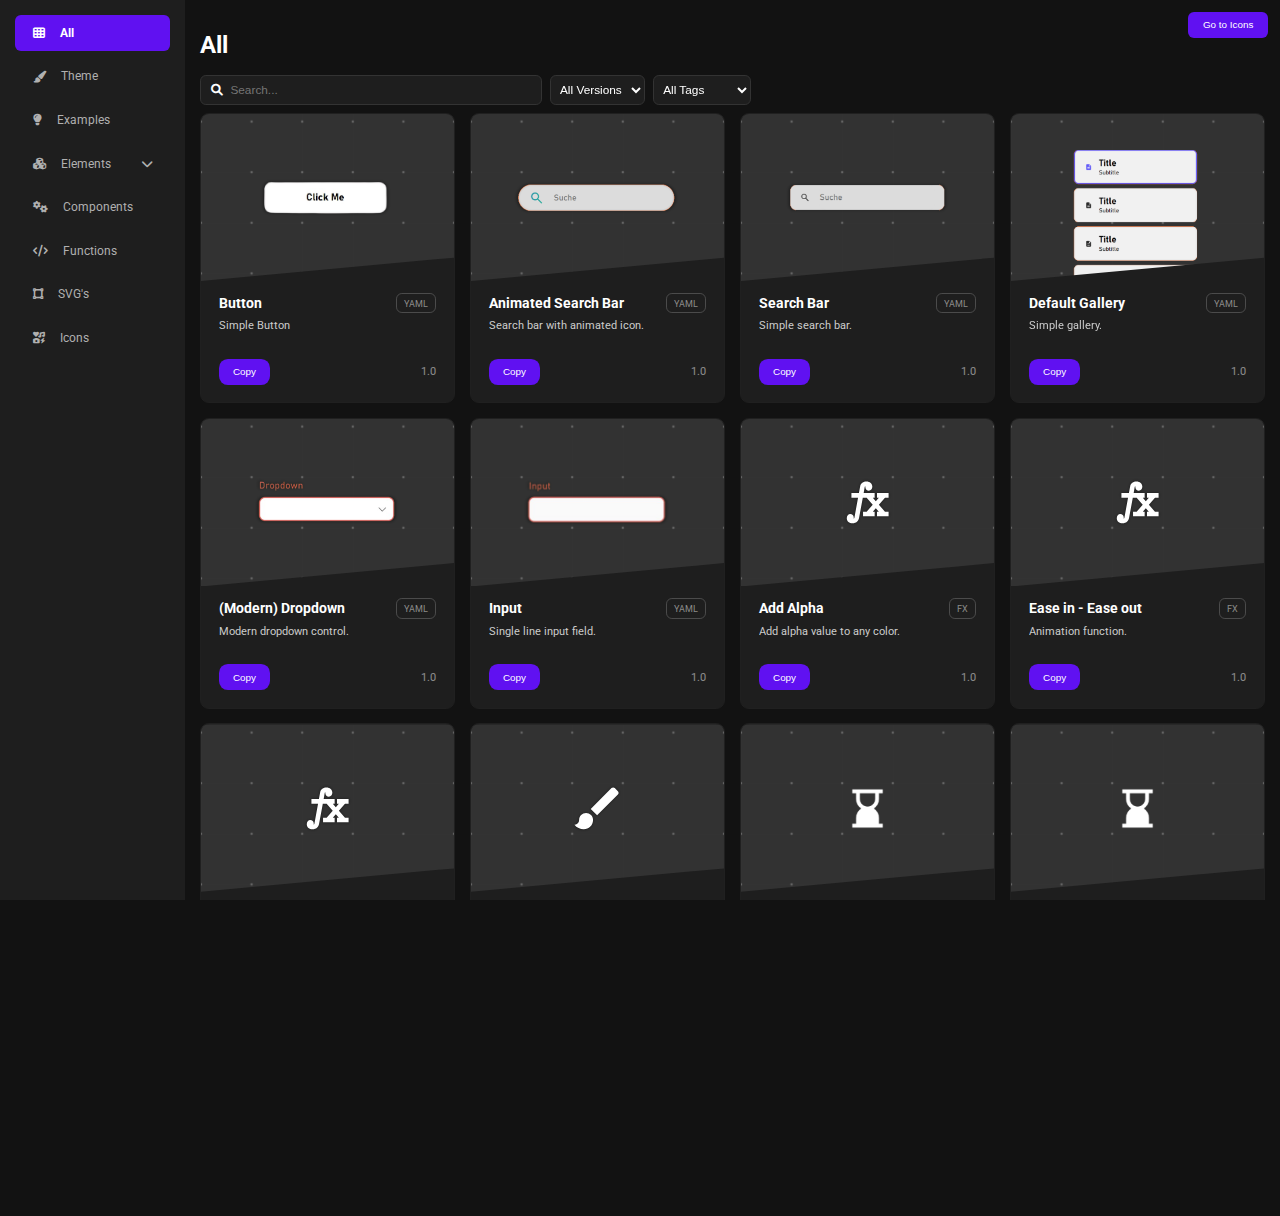
<file: index.html>
<!DOCTYPE html>
<html lang="en">
<head>
    <meta charset="UTF-8">
    <meta name="viewport" content="width=device-width, initial-scale=1.0">
    <title>PowerApps</title>
    <link rel="stylesheet" href="https://fonts.googleapis.com/css2?family=Roboto:wght@400;500;700&display=swap">
    <link rel="stylesheet" href="https://cdnjs.cloudflare.com/ajax/libs/font-awesome/6.0.0-beta3/css/all.min.css">
    <link rel="stylesheet" href="styles.css">
    <script async src="https://pagead2.googlesyndication.com/pagead/js/adsbygoogle.js?client=ca-pub-9083993973318629"
     crossorigin="anonymous"></script>
     <meta name="google-adsense-account" content="ca-pub-9083993973318629">
    <style>
        .navigate-button {
            position: absolute;
            top: 16px;
            right: 16px;
            padding: 10px 20px;
            background-color: var(--highlight-color);
            color: #fff;
            border: none;
            border-radius: 8px;
            cursor: pointer;
            transition: background-color 0.3s;
        }

        .navigate-button:hover {
            background-color: #0056b3;
        }
    </style>
</head>
<body>
    <div class="sidebar">
        <div class="category" onclick="filterGallery('All')"><i class="fas fa-th"></i><span>All</span></div>
        <div class="category" onclick="filterGallery('Theme')"><i class="fas fa-paint-brush"></i><span>Theme</span></div>
        <div class="category" onclick="filterGallery('Examples')"><i class="fas fa-lightbulb"></i><span>Examples</span></div>
        <div class="category" onclick="toggleSubcategories(this)"><i class="fas fa-cubes"></i><span>Elements</span><i class="fas fa-chevron-down" style="margin-left:auto;"></i></div>
        <div class="subcategories">
            <a href="#" onclick="filterGallery('Buttons')"><i class="fas fa-square"></i><span>Buttons</span></a>
            <a href="#" onclick="filterGallery('Labels')"><i class="fas fa-tag"></i><span>Labels</span></a>
            <a href="#" onclick="filterGallery('Galleries')"><i class="fas fa-th-list"></i><span>Galleries</span></a>
            <a href="#" onclick="filterGallery('More')"><i class="fas fa-ellipsis-h"></i><span>More</span></a>
        </div>
        <a href="#" class="category" onclick="filterGallery('Components')"><i class="fas fa-cogs"></i><span>Components</span></a>
        <a href="#" class="category" onclick="filterGallery('Functions')"><i class="fas fa-code"></i><span>Functions</span></a>
        <a href="#" class="category" onclick="filterGallery('SVGs')"><i class="fas fa-vector-square"></i><span>SVG's</span></a>
        <a href="icons.html" class="category"><i class="fas fa-icons"></i><span>Icons</span></a>
    </div>
    <div class="content-wrapper">
        <button class="navigate-button" onclick="window.location.href='icons.html'">Go to Icons</button>
        <div class="content">
            <h1 id="galleryTitle">Gallery</h1>
            <div class="search-bar">
                <i class="fas fa-search"></i>
                <input type="text" id="searchInput" placeholder="Search...">
                <div class="filters">
                    <select id="versionFilter" onchange="applyFilters()">
                        <option value="">All Versions</option>
                        <option value="v1.0">v1.0</option>
                        <option value="v1.1">v1.1</option>
                        <option value="v1.2">v1.2</option>
                        <option value="v1.3">v1.3</option>
                        <option value="v1.4">v1.4</option>
                    </select>
                    <select id="tagFilter" onchange="applyFilters()">
                        <option value="">All Tags</option>
                        <option value="YAML-Code">YAML-Code</option>
                        <option value="OnStart">OnStart</option>
                    </select>
                </div>
            </div>
            <div class="gallery" id="gallery">
                <!-- Gallery items will be injected here -->
            </div>
            <div id="noItemsMessage" class="no-items" style="display: none;">No items found for the selected filters.</div>
        </div>
    </div>
    <script src="scripts.js"></script>
</body>
</html>
</file>
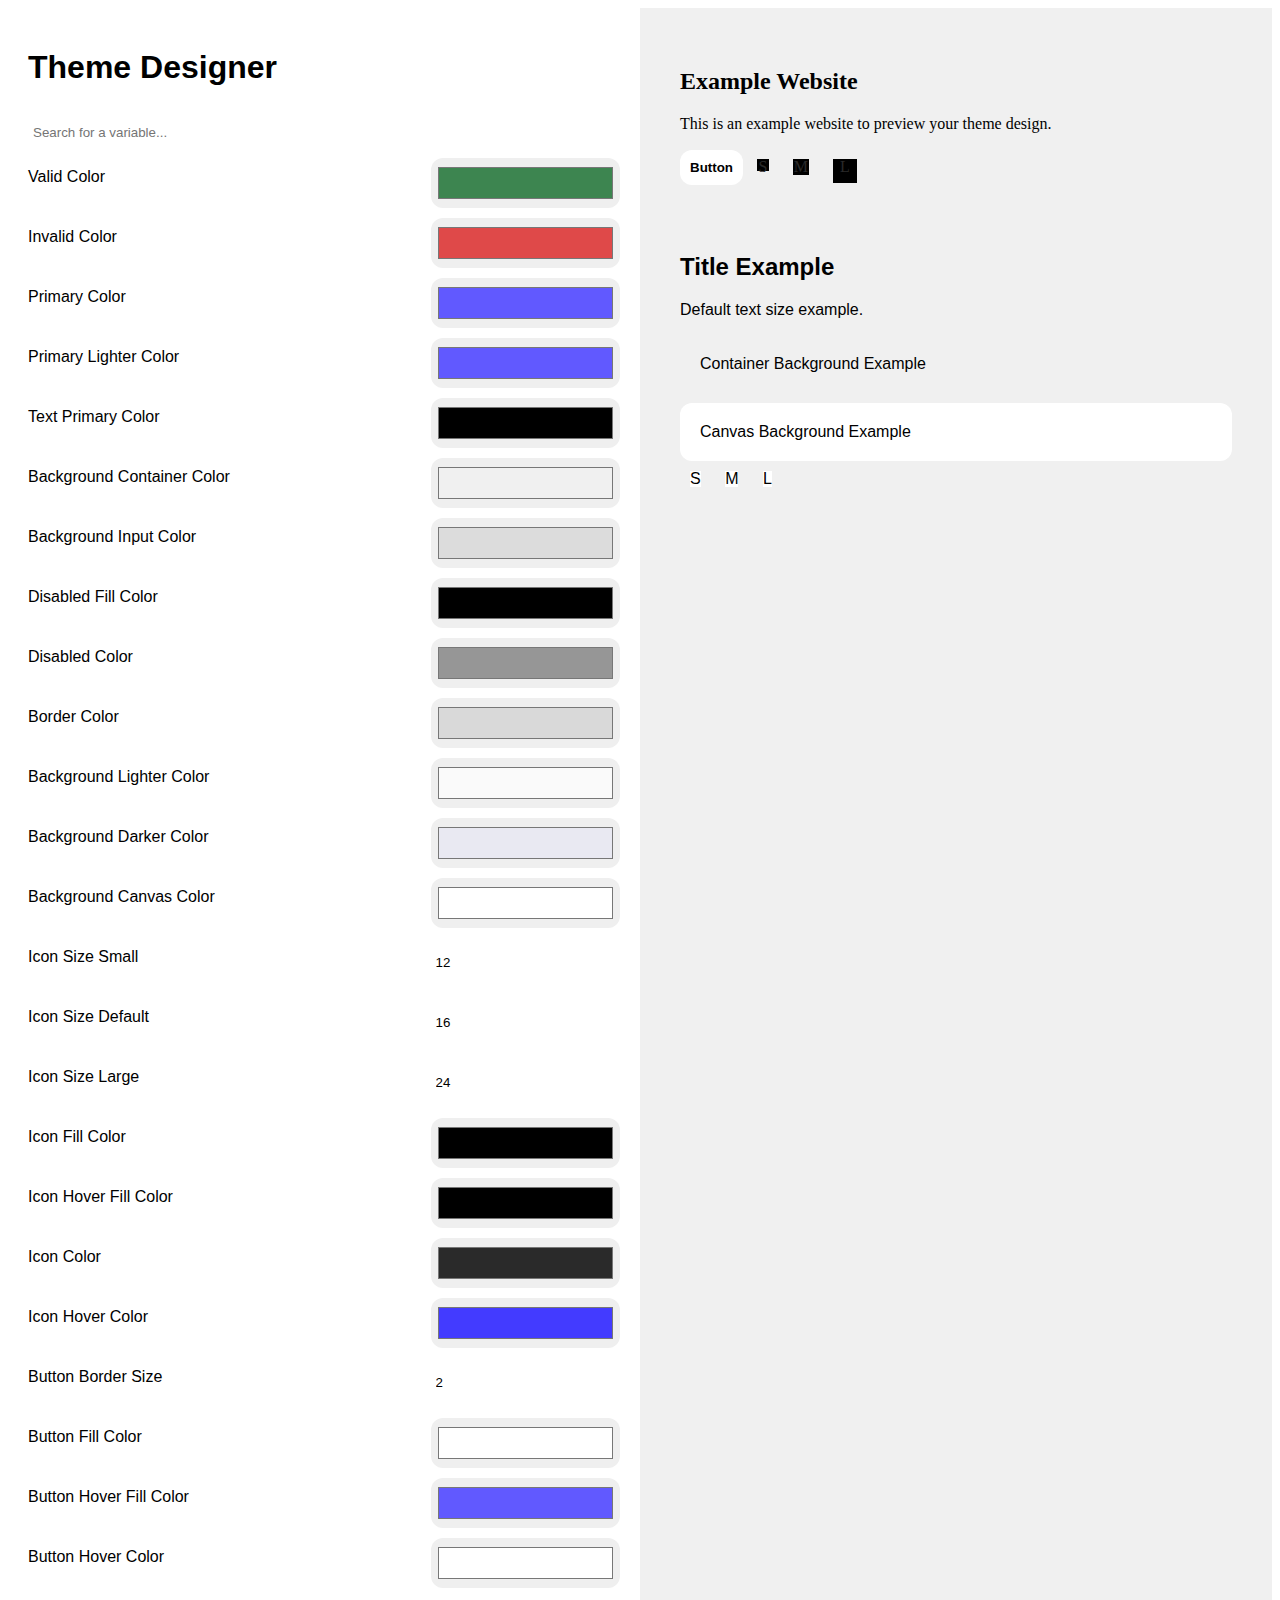
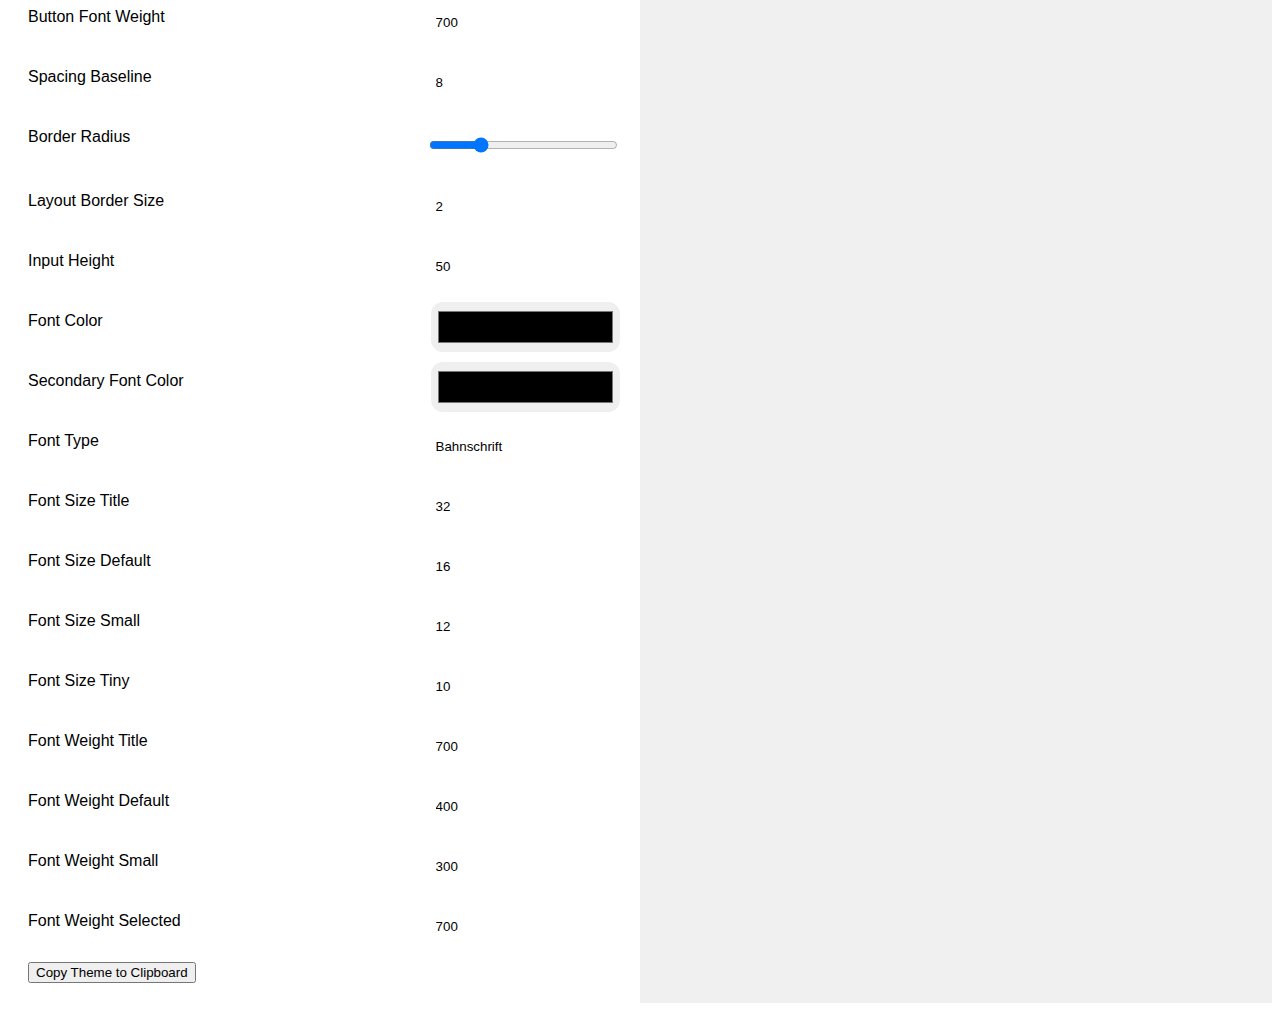
<file: designer.html>
<!DOCTYPE html>
<html lang="en">
<head>
    <meta charset="UTF-8">
    <meta name="viewport" content="width=device-width, initial-scale=1.0">
    <title>Theme Designer</title>
    <style>
        body {
            font-family: Arial, sans-serif;
            display: flex;
        }
        .sidebar {
            width: 50%;
            padding: 20px;
            box-sizing: border-box;
        }
        .sidebar .label {
            display: block;
            margin: 10px 0 5px;
        }
        .sidebar .input {
            width: 100%;
            height: 50px;
            padding: 5px;
            border-radius: 12px;
            border: none;
            box-sizing: border-box;
        }
        .sidebar .row {
            display: flex;
            justify-content: space-between;
            margin-bottom: 10px;
        }
        .sidebar .row .input {
            width: 32%;
        }
        .preview {
            width: 50%;
            padding: 20px;
            background-color: #f0f0f0;
            color: #000000;
            box-sizing: border-box;
        }
        .example-website {
            padding: 20px;
            background-color: inherit;
            color: inherit;
            border-radius: 12px;
        }
        .example-website h2 {
            color: inherit;
        }
        .example-website p {
            color: inherit;
        }
        .example-website .button {
            padding: 10px;
            background-color: inherit;
            color: inherit;
            border: none;
            border-radius: 12px;
            font-weight: bold;
            cursor: pointer;
        }
        .example-website .icon {
            display: inline-block;
            margin: 10px;
            background-color: #ffffff;
            text-align: center;
            line-height: 1;
        }
        .example-website .container {
            padding: 20px;
            margin-top: 10px;
            border-radius: 12px;
        }
        .example-website .canvas {
            padding: 20px;
            margin-top: 10px;
            border-radius: 12px;
        }
    </style>
</head>
<body>
    <div class="sidebar">
        <h1>Theme Designer</h1>
        <input type="text" id="search" class="input" placeholder="Search for a variable..." oninput="filterVariables()">
        <div id="variables">
            <!-- Colors -->
            <div class="row">
                <label class="label">Valid Color</label>
                <input type="color" id="validColor" class="input" value="#3d8550" onchange="applyTheme()">
            </div>
            <div class="row">
                <label class="label">Invalid Color</label>
                <input type="color" id="invalidColor" class="input" value="#df4949" onchange="applyTheme()">
            </div>
            <div class="row">
                <label class="label">Primary Color</label>
                <input type="color" id="primaryColor" class="input" value="#6159ff" onchange="applyTheme()">
            </div>
            <div class="row">
                <label class="label">Primary Lighter Color</label>
                <input type="color" id="primaryLighterColor" class="input" value="#6159ff" onchange="applyTheme()">
            </div>
            <div class="row">
                <label class="label">Text Primary Color</label>
                <input type="color" id="textPrimaryColor" class="input" value="#000000" onchange="applyTheme()">
            </div>
            <div class="row">
                <label class="label">Background Container Color</label>
                <input type="color" id="bgContainerColor" class="input" value="#f0f0f0" onchange="applyTheme()">
            </div>
            <div class="row">
                <label class="label">Background Input Color</label>
                <input type="color" id="bgInputColor" class="input" value="#dcdcdc" onchange="applyTheme()">
            </div>
            <div class="row">
                <label class="label">Disabled Fill Color</label>
                <input type="color" id="disabledFillColor" class="input" value="#000000" onchange="applyTheme()">
            </div>
            <div class="row">
                <label class="label">Disabled Color</label>
                <input type="color" id="disabledColor" class="input" value="#969696" onchange="applyTheme()">
            </div>
            <div class="row">
                <label class="label">Border Color</label>
                <input type="color" id="borderColor" class="input" value="#d9d9d9" onchange="applyTheme()">
            </div>
            <div class="row">
                <label class="label">Background Lighter Color</label>
                <input type="color" id="bgLighterColor" class="input" value="#fafafa" onchange="applyTheme()">
            </div>
            <div class="row">
                <label class="label">Background Darker Color</label>
                <input type="color" id="bgDarkerColor" class="input" value="#e9e9f2" onchange="applyTheme()">
            </div>
            <div class="row">
                <label class="label">Background Canvas Color</label>
                <input type="color" id="bgCanvasColor" class="input" value="#ffffff" onchange="applyTheme()">
            </div>
            <!-- Icon -->
            <div class="row">
                <label class="label">Icon Size Small</label>
                <input type="number" id="iconSizeSmall" class="input" value="12" min="0" onchange="applyTheme()">
            </div>
            <div class="row">
                <label class="label">Icon Size Default</label>
                <input type="number" id="iconSizeDefault" class="input" value="16" min="0" onchange="applyTheme()">
            </div>
            <div class="row">
                <label class="label">Icon Size Large</label>
                <input type="number" id="iconSizeLarge" class="input" value="24" min="0" onchange="applyTheme()">
            </div>
            <div class="row">
                <label class="label">Icon Fill Color</label>
                <input type="color" id="iconFillColor" class="input" value="#000000" onchange="applyTheme()">
            </div>
            <div class="row">
                <label class="label">Icon Hover Fill Color</label>
                <input type="color" id="iconHoverFillColor" class="input" value="#000000" onchange="applyTheme()">
            </div>
            <div class="row">
                <label class="label">Icon Color</label>
                <input type="color" id="iconColor" class="input" value="#2a2a2a" onchange="applyTheme()">
            </div>
            <div class="row">
                <label class="label">Icon Hover Color</label>
                <input type="color" id="iconHoverColor" class="input" value="#433bff" onchange="applyTheme()">
            </div>
            <!-- Button -->
            <div class="row">
                <label class="label">Button Border Size</label>
                <input type="number" id="buttonBorderSize" class="input" value="2" min="0" onchange="applyTheme()">
            </div>
            <div class="row">
                <label class="label">Button Fill Color</label>
                <input type="color" id="buttonFillColor" class="input" value="#ffffff" onchange="applyTheme()">
            </div>
            <div class="row">
                <label class="label">Button Hover Fill Color</label>
                <input type="color" id="buttonHoverFillColor" class="input" value="#6159ff" onchange="applyTheme()">
            </div>
            <div class="row">
                <label class="label">Button Hover Color</label>
                <input type="color" id="buttonHoverColor" class="input" value="#ffffff" onchange="applyTheme()">
            </div>
            <div class="row">
                <label class="label">Button Font Weight</label>
                <input type="number" id="buttonFontWeight" class="input" value="700" min="100" max="900" step="100" onchange="applyTheme()">
            </div>
            <!-- Layout -->
            <div class="row">
                <label class="label">Spacing Baseline</label>
                <input type="number" id="spacingBaseline" class="input" value="8" min="0" onchange="applyTheme()">
            </div>
            <div class="row">
                <label class="label">Border Radius</label>
                <input type="range" id="borderRadius" class="input" value="12" min="0" max="50" onchange="applyTheme()">
            </div>
            <div class="row">
                <label class="label">Layout Border Size</label>
                <input type="number" id="layoutBorderSize" class="input" value="2" min="0" onchange="applyTheme()">
            </div>
            <div class="row">
                <label class="label">Input Height</label>
                <input type="number" id="inputHeight" class="input" value="50" min="0" onchange="applyTheme()">
            </div>
            <!-- Font -->
            <div class="row">
                <label class="label">Font Color</label>
                <input type="color" id="fontColor" class="input" value="#000000" onchange="applyTheme()">
            </div>
            <div class="row">
                <label class="label">Secondary Font Color</label>
                <input type="color" id="secondaryFontColor" class="input" value="#000000" onchange="applyTheme()">
            </div>
            <div class="row">
                <label class="label">Font Type</label>
                <input type="text" id="fontType" class="input" value="Bahnschrift" onchange="applyTheme()">
            </div>
            <div class="row">
                <label class="label">Font Size Title</label>
                <input type="number" id="fontSizeTitle" class="input" value="32" min="0" onchange="applyTheme()">
            </div>
            <div class="row">
                <label class="label">Font Size Default</label>
                <input type="number" id="fontSizeDefault" class="input" value="16" min="0" onchange="applyTheme()">
            </div>
            <div class="row">
                <label class="label">Font Size Small</label>
                <input type="number" id="fontSizeSmall" class="input" value="12" min="0" onchange="applyTheme()">
            </div>
            <div class="row">
                <label class="label">Font Size Tiny</label>
                <input type="number" id="fontSizeTiny" class="input" value="10" min="0" onchange="applyTheme()">
            </div>
            <div class="row">
                <label class="label">Font Weight Title</label>
                <input type="number" id="fontWeightTitle" class="input" value="700" min="100" max="900" step="100" onchange="applyTheme()">
            </div>
            <div class="row">
                <label class="label">Font Weight Default</label>
                <input type="number" id="fontWeightDefault" class="input" value="400" min="100" max="900" step="100" onchange="applyTheme()">
            </div>
            <div class="row">
                <label class="label">Font Weight Small</label>
                <input type="number" id="fontWeightSmall" class="input" value="300" min="100" max="900" step="100" onchange="applyTheme()">
            </div>
            <div class="row">
                <label class="label">Font Weight Selected</label>
                <input type="number" id="fontWeightSelected" class="input" value="700" min="100" max="900" step="100" onchange="applyTheme()">
            </div>
        </div>
        <button class="button" onclick="copyTheme()">Copy Theme to Clipboard</button>
    </div>
    
    <div class="preview" id="previewContainer">
        <div class="example-website">
            <h2>Example Website</h2>
            <p>This is an example website to preview your theme design.</p>
            <button class="button">Button</button>
            <div class="icon" style="width: 12px; height: 12px;">S</div>
            <div class="icon" style="width: 16px; height: 16px;">M</div>
            <div class="icon" style="width: 24px; height: 24px;">L</div>
        </div>
        <div class="example-website">
            <h2 class="title">Title Example</h2>
            <p class="default-text">Default text size example.</p>
            <div class="container" style="background-color: #f0f0f0;">Container Background Example</div>
            <div class="canvas" style="background-color: #ffffff;">Canvas Background Example</div>
            <div class="example-icons">
                <div class="icon small">S</div>
                <div class="icon default">M</div>
                <div class="icon large">L</div>
            </div>
        </div>
    </div>

    <script>
        function applyTheme() {
            const theme = {
                VALID: document.getElementById('validColor').value,
                INVALID: document.getElementById('invalidColor').value,
                PRIMARY: document.getElementById('primaryColor').value,
                PRIMARY_LIGHTER: document.getElementById('primaryLighterColor').value,
                TEXT_PRIMARY: document.getElementById('textPrimaryColor').value,
                BK_CONTAINER: document.getElementById('bgContainerColor').value,
                BK_INPUT: document.getElementById('bgInputColor').value,
                DISABLED_FILL: document.getElementById('disabledFillColor').value,
                DISABLED_COLOR: document.getElementById('disabledColor').value,
                BORDER_COLOR: document.getElementById('borderColor').value,
                BK_LIGHTER: document.getElementById('bgLighterColor').value,
                BK_DARKER: document.getElementById('bgDarkerColor').value,
                BK_CANVAS: document.getElementById('bgCanvasColor').value,
                ICON: {
                    SIZE_SMALL: document.getElementById('iconSizeSmall').value,
                    SIZE_DEFAULT: document.getElementById('iconSizeDefault').value,
                    SIZE_LARGE: document.getElementById('iconSizeLarge').value,
                    FILL: document.getElementById('iconFillColor').value,
                    HOVER_FILL: document.getElementById('iconHoverFillColor').value,
                    COLOR: document.getElementById('iconColor').value,
                    HOVER_COLOR: document.getElementById('iconHoverColor').value
                },
                BUTTON: {
                    BORDER_SIZE: document.getElementById('buttonBorderSize').value,
                    FILL: document.getElementById('buttonFillColor').value,
                    HOVER_FILL: document.getElementById('buttonHoverFillColor').value,
                    HOVER_COLOR: document.getElementById('buttonHoverColor').value,
                    FONT: {
                        WEIGHT: document.getElementById('buttonFontWeight').value
                    }
                },
                LAYOUT: {
                    SPACING_BASELINE: document.getElementById('spacingBaseline').value,
                    BORDER_RADIUS: document.getElementById('borderRadius').value,
                    BORDER_SIZE: document.getElementById('layoutBorderSize').value,
                    INPUT_HEIGHT: document.getElementById('inputHeight').value
                },
                FONT: {
                    COLOR: document.getElementById('fontColor').value,
                    SECONDARY: document.getElementById('secondaryFontColor').value,
                    TYPE: document.getElementById('fontType').value,
                    SIZE_TITLE: document.getElementById('fontSizeTitle').value,
                    SIZE_DEFAULT: document.getElementById('fontSizeDefault').value,
                    SIZE_SMALL: document.getElementById('fontSizeSmall').value,
                    SIZE_TINY: document.getElementById('fontSizeTiny').value,
                    FONT_WEIGHT: {
                        TITLE: document.getElementById('fontWeightTitle').value,
                        DEFAULT: document.getElementById('fontWeightDefault').value,
                        SMALL: document.getElementById('fontWeightSmall').value,
                        SELECTED: document.getElementById('fontWeightSelected').value
                    }
                }
            };

            const previewContainer = document.getElementById('previewContainer');
            previewContainer.style.backgroundColor = theme.BK_CONTAINER;
            previewContainer.style.color = theme.FONT.COLOR;

            const exampleWebsite = document.querySelector('.example-website');
            exampleWebsite.style.backgroundColor = theme.BK_CONTAINER;
            exampleWebsite.style.color = theme.FONT.COLOR;
            exampleWebsite.style.fontFamily = theme.FONT.TYPE;

            const titles = exampleWebsite.querySelectorAll('.title');
            titles.forEach(title => {
                title.style.fontSize = theme.FONT.SIZE_TITLE + 'px';
                title.style.fontWeight = theme.FONT_WEIGHT.TITLE;
                title.style.color = theme.FONT.COLOR;
            });

            const defaultText = exampleWebsite.querySelectorAll('.default-text');
            defaultText.forEach(text => {
                text.style.fontSize = theme.FONT.SIZE_DEFAULT + 'px';
                text.style.fontWeight = theme.FONT_WEIGHT.DEFAULT;
                text.style.color = theme.FONT.COLOR;
            });

            const containers = exampleWebsite.querySelectorAll('.container');
            containers.forEach(container => {
                container.style.backgroundColor = theme.BK_CONTAINER;
                container.style.color = theme.FONT.COLOR;
                container.style.borderRadius = theme.LAYOUT.BORDER_RADIUS + 'px';
            });

            const canvases = exampleWebsite.querySelectorAll('.canvas');
            canvases.forEach(canvas => {
                canvas.style.backgroundColor = theme.BK_CANVAS;
                canvas.style.color = theme.FONT.COLOR;
                canvas.style.borderRadius = theme.LAYOUT.BORDER_RADIUS + 'px';
            });

            const buttons = exampleWebsite.querySelectorAll('.button');
            buttons.forEach(button => {
                button.style.backgroundColor = theme.BUTTON.FILL;
                button.style.color = theme.FONT.COLOR;
                button.style.borderWidth = theme.BUTTON.BORDER_SIZE + 'px';
                button.style.fontWeight = theme.BUTTON.FONT.WEIGHT;
                button.style.borderRadius = theme.LAYOUT.BORDER_RADIUS + 'px';
                button.onmouseover = function() {
                    this.style.backgroundColor = theme.BUTTON.HOVER_FILL;
                    this.style.color = theme.BUTTON.HOVER_COLOR;
                };
                button.onmouseout = function() {
                    this.style.backgroundColor = theme.BUTTON.FILL;
                    this.style.color = theme.FONT.COLOR;
                };
            });

            const icons = exampleWebsite.querySelectorAll('.icon');
            icons.forEach((icon, index) => {
                icon.style.backgroundColor = theme.ICON.FILL;
                icon.style.color = theme.ICON.COLOR;
                if (index === 0) icon.style.width = icon.style.height = theme.ICON.SIZE_SMALL + 'px';
                if (index === 1) icon.style.width = icon.style.height = theme.ICON.SIZE_DEFAULT + 'px';
                if (index === 2) icon.style.width = icon.style.height = theme.ICON.SIZE_LARGE + 'px';
                icon.onmouseover = function() {
                    this.style.backgroundColor = theme.ICON.HOVER_FILL;
                    this.style.color = theme.ICON.HOVER_COLOR;
                };
                icon.onmouseout = function() {
                    this.style.backgroundColor = theme.ICON.FILL;
                    this.style.color = theme.ICON.COLOR;
                };
            });
        }

        function copyTheme() {
            const theme = {
                VALID: document.getElementById('validColor').value,
                INVALID: document.getElementById('invalidColor').value,
                PRIMARY: document.getElementById('primaryColor').value,
                PRIMARY_LIGHTER: document.getElementById('primaryLighterColor').value,
                TEXT_PRIMARY: document.getElementById('textPrimaryColor').value,
                BK_CONTAINER: document.getElementById('bgContainerColor').value,
                BK_INPUT: document.getElementById('bgInputColor').value,
                DISABLED_FILL: document.getElementById('disabledFillColor').value,
                DISABLED_COLOR: document.getElementById('disabledColor').value,
                BORDER_COLOR: document.getElementById('borderColor').value,
                BK_LIGHTER: document.getElementById('bgLighterColor').value,
                BK_DARKER: document.getElementById('bgDarkerColor').value,
                BK_CANVAS: document.getElementById('bgCanvasColor').value,
                ICON: {
                    SIZE_SMALL: document.getElementById('iconSizeSmall').value,
                    SIZE_DEFAULT: document.getElementById('iconSizeDefault').value,
                    SIZE_LARGE: document.getElementById('iconSizeLarge').value,
                    FILL: document.getElementById('iconFillColor').value,
                    HOVER_FILL: document.getElementById('iconHoverFillColor').value,
                    COLOR: document.getElementById('iconColor').value,
                    HOVER_COLOR: document.getElementById('iconHoverColor').value
                },
                BUTTON: {
                    BORDER_SIZE: document.getElementById('buttonBorderSize').value,
                    FILL: document.getElementById('buttonFillColor').value,
                    HOVER_FILL: document.getElementById('buttonHoverFillColor').value,
                    HOVER_COLOR: document.getElementById('buttonHoverColor').value,
                    FONT: {
                        WEIGHT: document.getElementById('buttonFontWeight').value
                    }
                },
                LAYOUT: {
                    SPACING_BASELINE: document.getElementById('spacingBaseline').value,
                    BORDER_RADIUS: document.getElementById('borderRadius').value,
                    BORDER_SIZE: document.getElementById('layoutBorderSize').value,
                    INPUT_HEIGHT: document.getElementById('inputHeight').value
                },
                FONT: {
                    COLOR: document.getElementById('fontColor').value,
                    SECONDARY: document.getElementById('secondaryFontColor').value,
                    TYPE: document.getElementById('fontType').value,
                    SIZE_TITLE: document.getElementById('fontSizeTitle').value,
                    SIZE_DEFAULT: document.getElementById('fontSizeDefault').value,
                    SIZE_SMALL: document.getElementById('fontSizeSmall').value,
                    SIZE_TINY: document.getElementById('fontSizeTiny').value,
                    FONT_WEIGHT: {
                        TITLE: document.getElementById('fontWeightTitle').value,
                        DEFAULT: document.getElementById('fontWeightDefault').value,
                        SMALL: document.getElementById('fontWeightSmall').value,
                        SELECTED: document.getElementById('fontWeightSelected').value
                    }
                }
            };

            const themeString = JSON.stringify(theme);
            navigator.clipboard.writeText(themeString)
                .then(() => alert('Theme copied to clipboard'))
                .catch(err => console.error('Error copying theme: ', err));
        }

        function filterVariables() {
            const searchValue = document.getElementById('search').value.toLowerCase();
            const rows = document.querySelectorAll('#variables .row');
            rows.forEach(row => {
                const label = row.querySelector('.label').textContent.toLowerCase();
                row.style.display = label.includes(searchValue) ? 'flex' : 'none';
            });
        }

        // Initialize theme on page load
        document.addEventListener('DOMContentLoaded', applyTheme);
    </script>
</body>
</html>
</file>
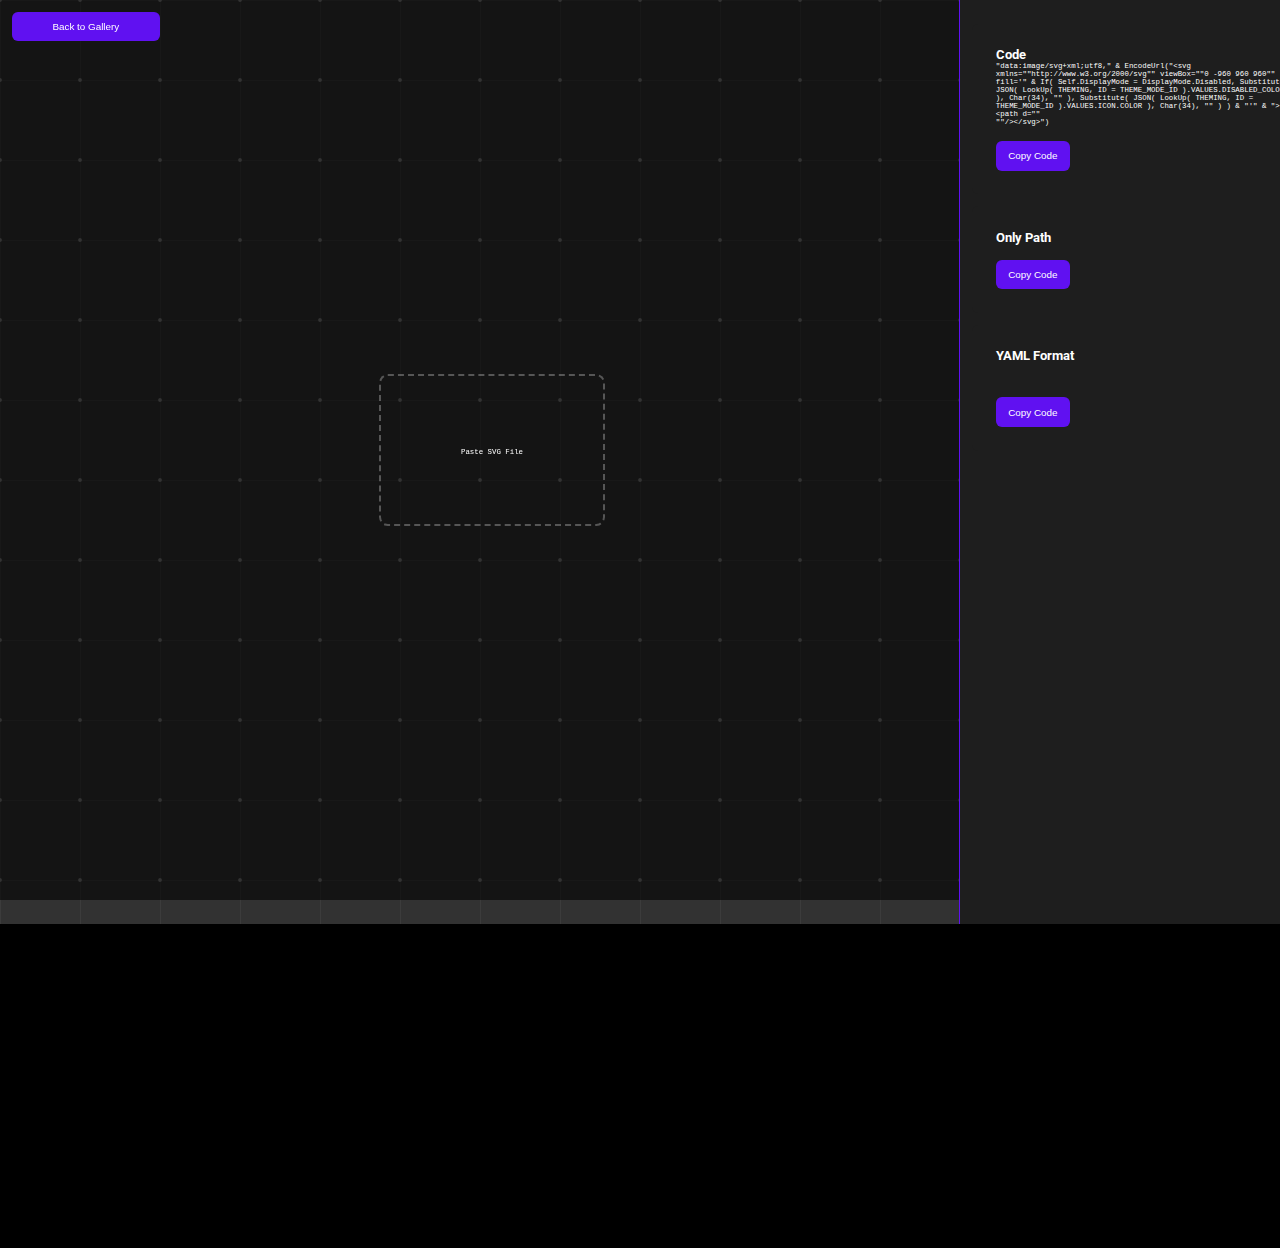
<file: icons.html>
<!DOCTYPE html>
<html lang="en">
<head>
    <script async src="https://pagead2.googlesyndication.com/pagead/js/adsbygoogle.js?client=ca-pub-9083993973318629"
     crossorigin="anonymous"></script>
    <meta charset="UTF-8">
    <meta name="google-adsense-account" content="ca-pub-9083993973318629">
    <meta name="viewport" content="width=device-width, initial-scale=1.0">
    <title>SVG File Upload</title>
    <link rel="stylesheet" href="https://fonts.googleapis.com/css2?family=Roboto:wght@400;500;700&display=swap">
    <link rel="stylesheet" href="https://cdnjs.cloudflare.com/ajax/libs/font-awesome/6.0.0-beta3/css/all.min.css">
    <style>
        :root {
            --highlight-color: #6011f1;
            zoom: 74%;
        }
        ::-webkit-scrollbar {
            width: 12px;
        }
        ::-webkit-scrollbar-track {
            background: transparent;
        }
        ::-webkit-scrollbar-thumb {
            background-color: var(--highlight-color);
            border-radius: 10px;
            border: 4px solid #121212;
        }
        html {
            width: 100%;
            height: 100%;
        }
        body {
            background-color: black;
            background-image: url("grid_background.svg");
            backdrop-filter: blur(3px);
            backdrop-filter: brightness(40%);
            height: 100%;
            width: 100%;
            display: flex;
            font-family: 'Roboto', sans-serif;
            color: #ffffff;
            margin: 0;
            overflow: hidden;
        }
        #drop_zone {
            width: 300px;
            height: 200px;
            border: 3px dashed #cccccc5d;
            line-height: 200px;
            border-radius: 12px;
            text-align: center;
            font-family: Arial, sans-serif;
            cursor: pointer;
            margin: 50px auto;
        }
        .label_container {
            width: 100%;
            display: flex;
            flex-direction: column;
            margin: auto;
            margin-top: 16px;
            padding: 32px;
            border-radius: 8px;
            background-color: #1e1e1e;
            color: #fff;
        }
        label {
            font-family: 'Courier New', Courier, monospace;
            font-size: 10px;
        }
        .label_container_title {
            font-family: 'Roboto', sans-serif;
            font-weight: bold;
            font-size: 17px;
        }
        .back_button
        {
            position: absolute;
            left: 16px;
            top: 16px;
            height: 40px;
            border-radius: 8px;
            width: 200px;
            background-color: var(--highlight-color);
            border: none;
            color: #fff;
            cursor: pointer;
            transition: all 0.3s;
        }
        .copy_button {
            margin: auto;
            margin-left: 0px;
            margin-top: 20px;
            height: 40px;
            border-radius: 8px;
            width: 100px;
            background-color: var(--highlight-color);
            border: none;
            color: #fff;
            cursor: pointer;
            transition: all 0.3s;
        }
        .copy_button:hover, .back_button:hover {
            background-color: #0056b3;
        }
        #main_content_container
        {
            width: calc(100% - 400px);
            height: 100%;
            display: flex;
            flex-direction: column;
            align-items: center;
            justify-content: center;
        }
        #svg_display {
            display: none;
            margin: 20px auto;
            width: 100px;
            height: auto;
        }
        .sidebar {
            width: 400px;
            background-color: #1e1e1e;
            padding: 16px;
            border-left: 2px solid #6011f1;
            position: fixed;
            right: 0;
            top: 0;
            height: 100%;
            overflow-y: auto;
        }
    </style>
</head>
<body>

<button class="back_button" onclick="window.location.href='index.html'">Back to Gallery</button>


<div id="main_content_container">
    <div id="drop_zone">
        <label for="file_input">Paste SVG File</label>
    </div>
    
    <img id="svg_display" alt="SVG Preview"/>
</div>


<div class="sidebar">
    <div class="label_container" id="container_a">
        <label class="label_container_title">Code</label>
        <label id="a">
            &quot;data:image/svg+xml;utf8,&quot; &amp; EncodeUrl(&quot;&lt;svg xmlns=&quot;&quot;http://www.w3.org/2000/svg&quot;&quot; viewBox=&quot;&quot;0 -960 960 960&quot;&quot; fill='&quot; &amp; If(
            Self.DisplayMode = DisplayMode.Disabled,
            Substitute(
                JSON(
                    LookUp(
                        THEMING,
                        ID = THEME_MODE_ID
                    ).VALUES.DISABLED_COLOR
                ),
                Char(34),
                &quot;&quot;
            ),
            Substitute(
                JSON(
                    LookUp(
                        THEMING,
                        ID = THEME_MODE_ID
                    ).VALUES.ICON.COLOR
                ),
                Char(34),
                &quot;&quot;
            )
        ) &amp; &quot;'&quot; &amp; &quot;&gt;&lt;path d=&quot;&quot;
        </label>
        <label id="path_label"></label>
        <label id="b">
            &quot;&quot;/&gt;&lt;/svg&gt;&quot;)
        </label>
        <button onclick="copyToClipboard('container_a')" class="copy_button">Copy Code</button>
    </div>

    <div class="label_container" id="container_b">
        <label class="label_container_title">Only Path</label>
        <label id="path_only_label"></label>
        <button onclick="copyToClipboard('container_b')" class="copy_button">Copy Code</button>
    </div>

    <div class="label_container" id="container_c">
        <label class="label_container_title">YAML Format</label>
        <pre id="yaml_format" style="white-space: pre-wrap;"></pre>
        <button onclick="copyToClipboard('container_c')" class="copy_button">Copy Code</button>
    </div>
</div>

<script>
    document.addEventListener('paste', handlePaste);

    function handlePaste(event) {
        event.preventDefault(); // Prevent the default paste action

        const clipboardData = event.clipboardData || window.clipboardData;
        const pastedData = clipboardData.getData('Text');

        if (pastedData.includes('<svg')) {
            processSvgData(pastedData);
        } else {
            alert("Please paste a valid SVG content.");
        }
    }

    function processSvgData(svgData) {
        var parser = new DOMParser();
        var svgDoc = parser.parseFromString(svgData, "image/svg+xml");
        var paths = svgDoc.querySelectorAll("path");
        var pathData = "";

        paths.forEach(function(path) {
            pathData += path.getAttribute("d") + "\n";
        });

        // Clear previous content
        document.getElementById('path_label').innerText = '';
        document.getElementById('path_only_label').innerText = '';

        // Set new content
        document.getElementById('path_label').innerText = pathData.trim();
        document.getElementById('path_only_label').innerText = pathData.trim();

        // Display the SVG
        var svgDisplay = document.getElementById('svg_display');
        svgDisplay.style.display = 'block';
        svgDisplay.src = 'data:image/svg+xml;charset=utf-8,' + encodeURIComponent(svgData);

        // Update YAML format
        updateYamlFormat(svgData, pathData.trim());
    }

    function updateYamlFormat(svgData, pathData) {
        const yamlContent = `- image_icon:
    Control: Image
    Properties:
      Image: 
        ="data:image/svg+xml;utf8," & EncodeUrl(
            "${svgData.replace(/"/g, '""')}"
        )
      BorderColor: =Color.Transparent
      DisabledBorderColor: =RGBA(0, 0, 0, 0)
      DisabledFill: =Color.Transparent
      Fill: =Color.Transparent
      Height: =LookUp(THEMING, ID = THEME_MODE_ID).VALUES.ICON.SIZE_LARGE
      HoverBorderColor: =Color.Transparent
      HoverFill: =Color.Transparent
      PressedBorderColor: =Color.Transparent
      PressedFill: =Color.Transparent
      Width: =LookUp(THEMING, ID = THEME_MODE_ID).VALUES.ICON.SIZE_LARGE
      X: =855
      Y: =332`;
        document.getElementById('yaml_format').innerText = yamlContent;
    }

    function copyToClipboard(containerId) {
        var container = document.getElementById(containerId);
        var text = "";
        if (containerId === 'container_c') {
            text = document.getElementById('yaml_format').innerText;
        } else {
            container.childNodes.forEach(function(node) {
                if (node.nodeName === "LABEL" && !node.classList.contains("label_container_title")) {
                    text += node.innerText + "\n";
                }
            });
        }
        navigator.clipboard.writeText(text).then(function() {
            console.log('Text copied to clipboard successfully');
        }, function(err) {
            console.error('Unable to copy text to clipboard', err);
        });
    }
</script>

</body>
</html>
</file>
<file: styles.css>
:root {
    --highlight-color: #6011f1;
    zoom: 74%;
}
html {
    width: 100%;
    height: 100%;
}
body {
    font-family: 'Roboto', sans-serif;
    margin: 0;
    display: flex;
    height: 100%;
    overflow: hidden;
    background: #121212;
    color: #ffffff;
}
/* Custom Scrollbar */
::-webkit-scrollbar {
    width: 12px;
}
::-webkit-scrollbar-track {
    background: transparent;
}
::-webkit-scrollbar-thumb {
    background-color: var(--highlight-color);
    border-radius: 10px;
    border: 4px solid #121212;
}
.sidebar {
    width: 250px;
    padding: 20px 0;
    height: 100%;
    margin: 0px;
    box-sizing: border-box;
    flex-shrink: 0;
    background-color: #1e1e1e;
    overflow-y: auto;
}
.sidebar a, .sidebar .category {
    padding: 15px 25px;
    display: flex;
    align-items: center;
    color: #b0b0b0;
    text-decoration: none;
    margin: 0 20px 10px 20px;
    transition: background 0.3s, color 0.3s;
    border-radius: 8px;
    cursor: pointer;
}
.sidebar a:hover, .sidebar .category:hover {
    background: #333;
}
.sidebar a.active, .sidebar .category.active {
    background: var(--highlight-color);
    color: #fff;
    font-weight: bold;
}
.sidebar .category span, .sidebar a span {
    margin-left: 20px;
    flex-grow: 1;
}
.subcategories {
    display: none;
    padding-left: 20px;
    font-size: 0.9em;
}
.category.open .subcategories {
    display: block;
}
.content-wrapper {
    flex-grow: 1;
    display: flex;
    flex-direction: row;
    height: 100%;
}
.content {
    flex-grow: 1;
    padding: 20px;
    background: #121212;
    margin: 0px;
    overflow-y: auto;
}
.header {
    display: flex;
    justify-content: space-between;
    align-items: center;
    padding: 0 20px;
    margin-bottom: 20px;
}
.header h2 {
    margin: 0 0 0 20px;
}
.search-bar {
    display: flex;
    align-items: center;
    margin-bottom: 10px;
    position: relative;
}
.search-bar input {
    padding: 10px 20px 10px 40px;
    font-size: 16px;
    border: 1px solid #333;
    border-radius: 8px;
    width: 100%;
    max-width: 400px;
    background: #1e1e1e;
    color: #fff;
}
.search-bar .fa-search {
    position: absolute;
    left: 15px;
    top: 50%;
    transform: translateY(-50%);
    color: #fff;
}
.filters {
    display: flex;
    gap: 10px;
    margin-left: 10px;
}
.filters select {
    padding: 10px;
    font-size: 16px;
    border: 1px solid #333;
    border-radius: 8px;
    background: #1e1e1e;
    color: #fff;
    cursor: pointer;
    max-width: 150px;
}
.gallery {
    display: grid;
    grid-template-columns: repeat(auto-fill, minmax(300px, 1fr));
    gap: 20px;
    flex-grow: 1;
}
.gallery-item {
    border: 2px solid #202020;
    border-radius: 12px;
    background: #1e1e1e;
    transition: transform 0.2s, box-shadow 0.2s;
    display: flex;
    flex-direction: column;
    height: 390px;
    overflow: hidden;
}
.gallery-item:hover {
    transform: scale(1.03);
}
.gallery-item.copied {
    border-color: var(--highlight-color);
    animation: border-fill 0.5s forwards;
}
.gallery-item img {
    width: 100%;
    height: 58%;
    border-radius: 8px 8px 0 0;
    object-fit: cover;
    clip-path: polygon(0 0, 100% 0, 100% 86%, 0% 100%);
}
.gallery-item-content {
    flex-grow: 1;
    display: flex;
    flex-direction: column;
    justify-content: space-between;
    padding: 24px;
    padding-top: 16px;
}
.gallery-item-header {
    display: flex;
    justify-content: space-between;
    align-items: center;
    margin-bottom: 8px;
}
.gallery-item h3 {
    margin: 0;
    flex-grow: 1;
    color: #fff;
}
.tags {
    display: flex;
    gap: 5px;
}
.tag {
    background: transparent;
    border: 2px solid #4b4b4b;
    color: #ffffff7d;
    padding: 5px 10px;
    border-radius: 8px;
    font-size: 0.8em;
}
.gallery-item p {
    margin: 0 0 8px 0;
    flex-grow: 1;
    overflow: hidden;
    text-overflow: ellipsis;
    white-space: nowrap;
    font-size: 0.9em;
    position: relative;
    color: #ccc;
}
.copy-btn {
    padding: 10px;
    min-width: 70px;
    background: var(--highlight-color);
    color: #fff;
    border: none;
    border-radius: 12px;
    cursor: pointer;
    transition: all 0.3s;
    align-self: flex-start;
    margin-right: auto;
}
.copy-btn:hover {
    background: #0056b3;
}
.version {
    color: rgba(255, 255, 255, 0.5);
    font-size: 0.9em;
    align-self: center;
    margin-left: auto;
}
.footer {
    background: #333;
    color: #fff;
    text-align: center;
    padding: 20px;
    margin-top: 20px;
    flex-shrink: 0;
}
.no-items {
    text-align: center;
    color: #888;
    font-size: 1.2em;
    margin-top: 20px;
}
@keyframes border-fill {
    0% {
        border: 2px solid transparent;
    }
    85% {
        border: 2px solid var(--highlight-color);
    }
    100% {
        border: 2px solid transparent;
    }
}
</file>
